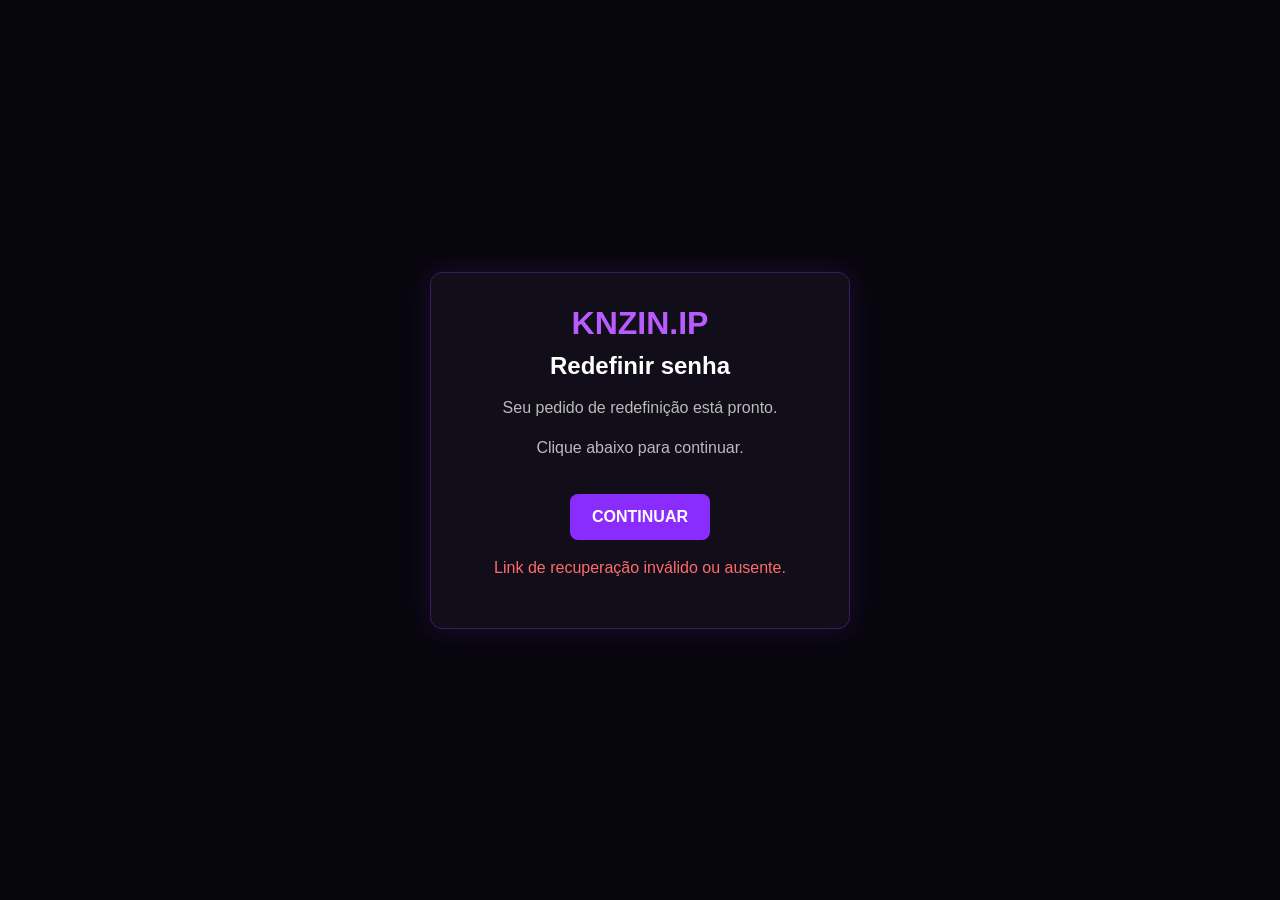
<file: confirm-recovery.html>
<!doctype html>
<html lang="pt-BR">
<head>
  <meta charset="UTF-8">
  <meta name="viewport" content="width=device-width, initial-scale=1.0">
  <title>Redefinir senha — KNZIN.IP</title>

  <style>
    * {
      box-sizing: border-box;
    }

    body {
      margin: 0;
      min-height: 100vh;
      display: grid;
      place-items: center;
      background: #08060d;
      color: #fff;
      font-family: Arial, sans-serif;
    }

    .box {
      width: min(420px, calc(100% - 40px));
      padding: 32px;
      border: 1px solid #3b1c61;
      background: #110d19;
      text-align: center;
      border-radius: 12px;
      box-shadow: 0 0 30px rgba(139, 44, 255, 0.15);
    }

    h1 {
      margin: 0 0 10px;
      color: #b85cff;
    }

    h2 {
      margin: 0 0 14px;
    }

    p {
      color: #bbb;
      line-height: 1.5;
    }

    a {
      display: inline-block;
      margin-top: 18px;
      padding: 14px 22px;
      background: #8b2cff;
      color: #fff;
      text-decoration: none;
      font-weight: 700;
      border-radius: 8px;
    }

    a:hover {
      background: #a64dff;
    }

    .error {
      color: #ff6b6b;
    }
  </style>
</head>

<body>

  <main class="box">
    <h1>KNZIN.IP</h1>

    <h2>Redefinir senha</h2>

    <p>
      Seu pedido de redefinição está pronto.
    </p>

    <p>
      Clique abaixo para continuar.
    </p>

    <a id="continueBtn" href="#">
      CONTINUAR
    </a>

    <p id="error" class="error" hidden>
      Link de recuperação inválido ou ausente.
    </p>
  </main>

  <script>
    const params = new URLSearchParams(window.location.search);
    const confirmationUrl = params.get("confirmation_url");

    const btn = document.getElementById("continueBtn");
    const error = document.getElementById("error");

    if (confirmationUrl) {
      btn.href = confirmationUrl;
    } else {
      btn.hidden = true;
      error.hidden = false;
    }
  </script>

</body>
</html>
</file>
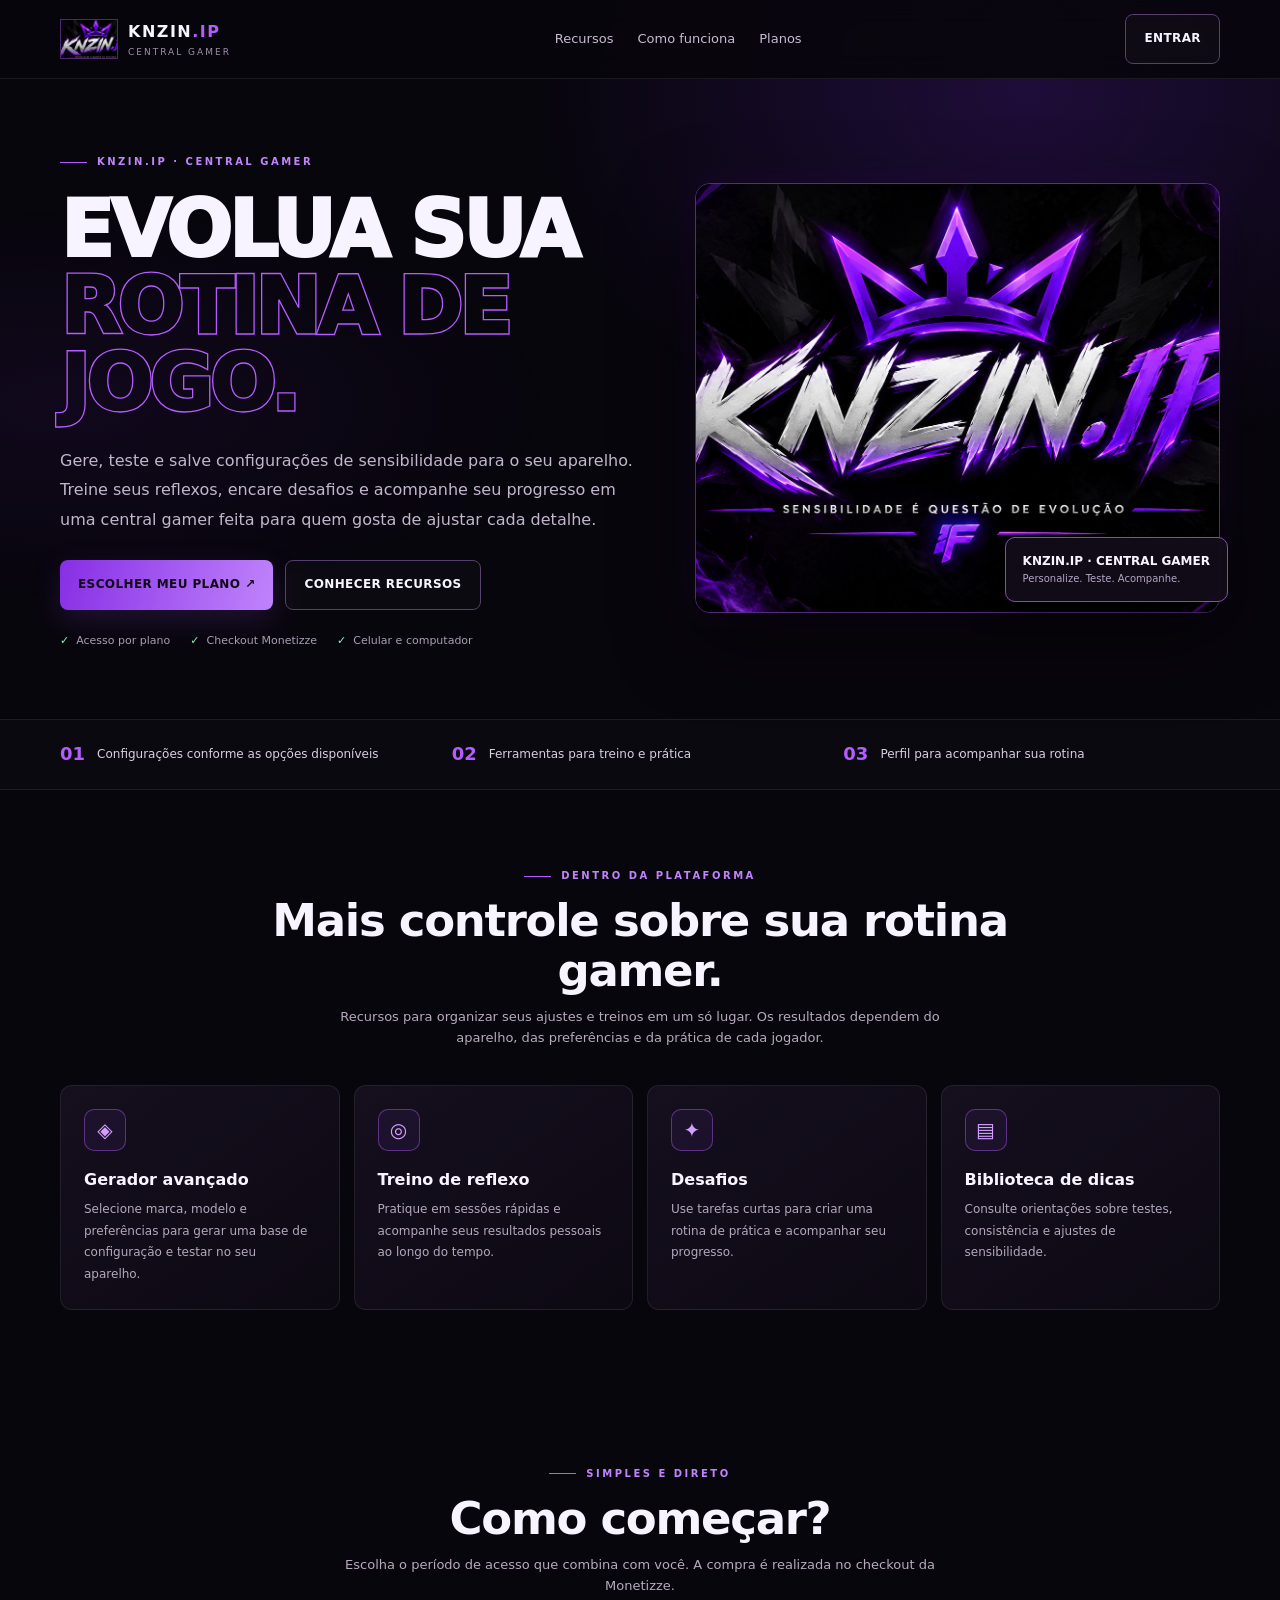
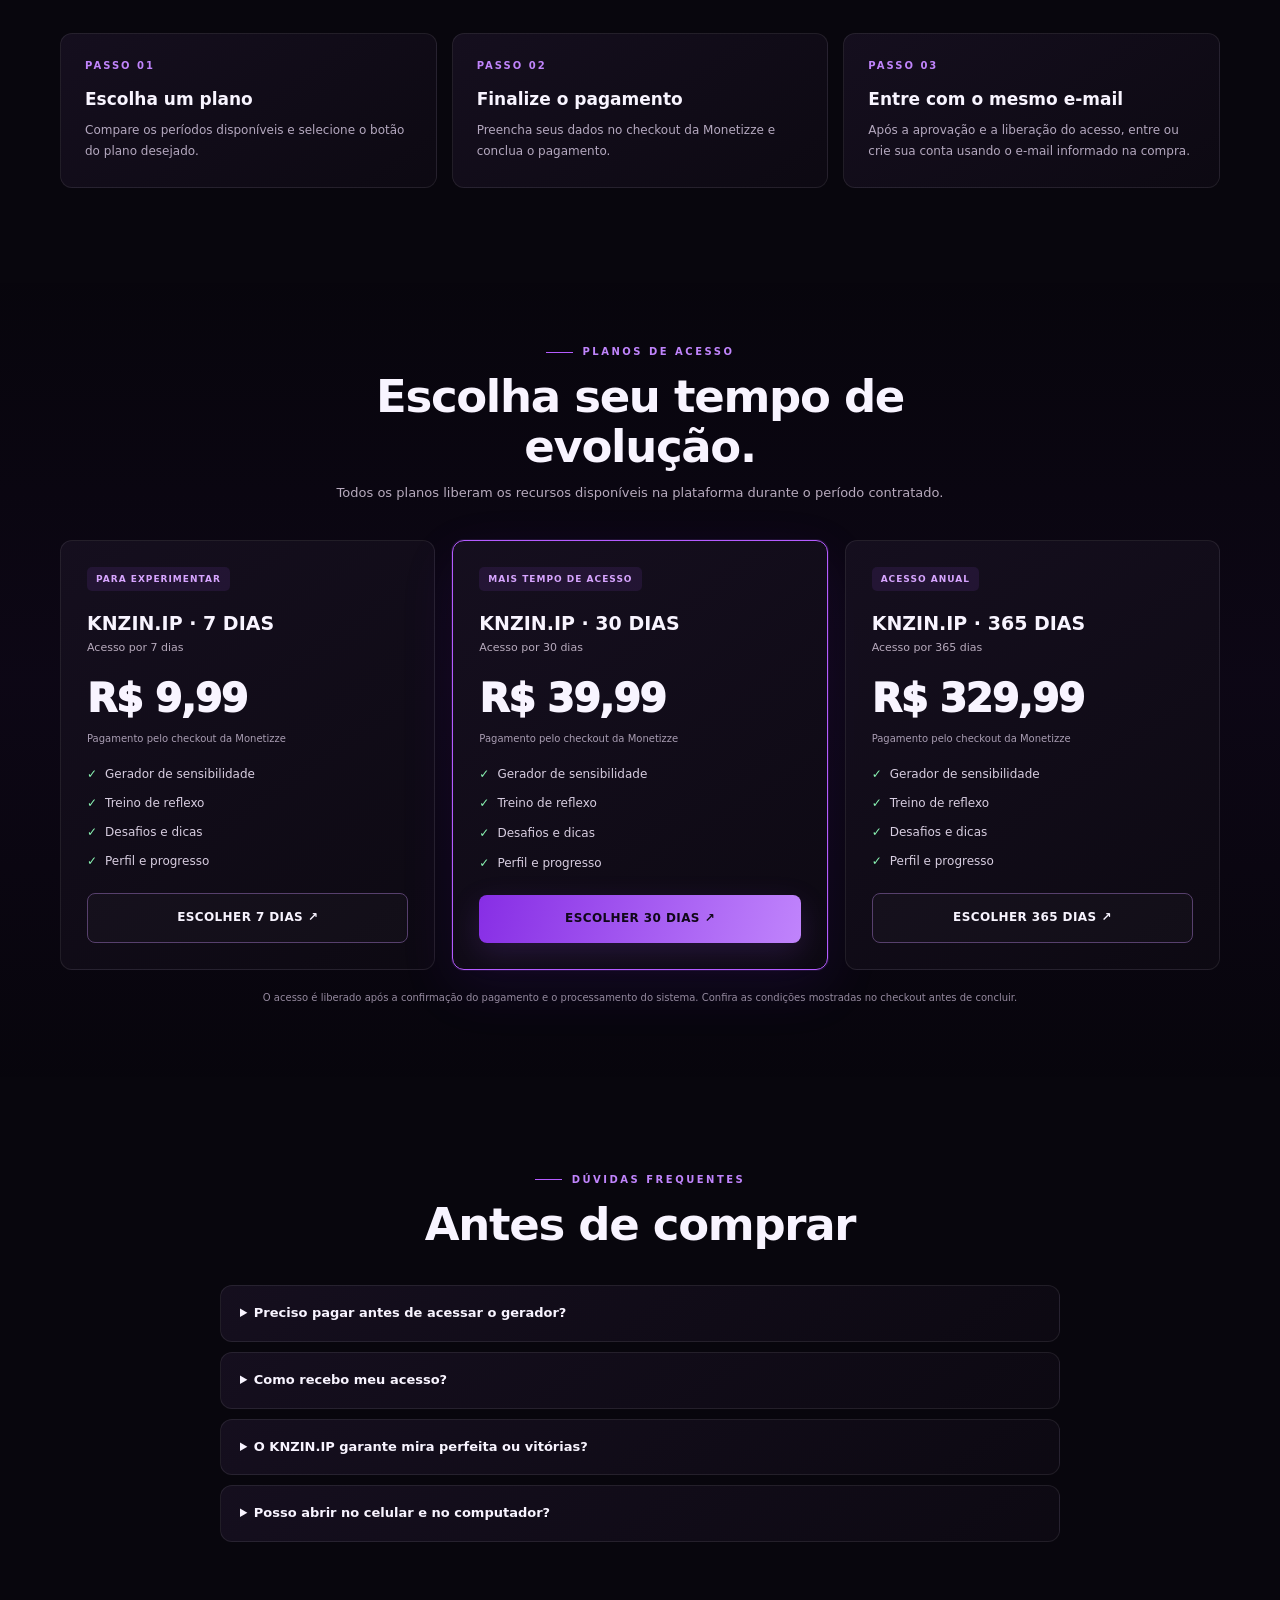
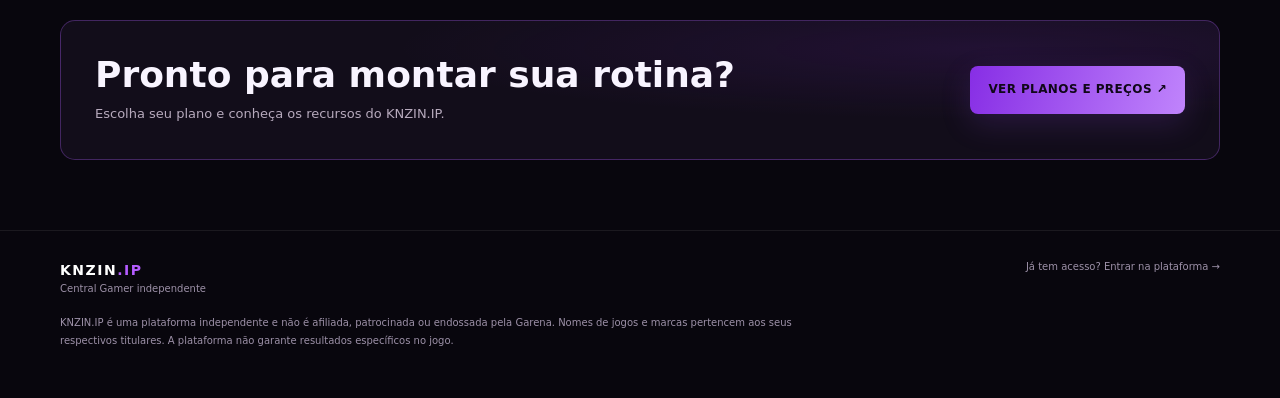
<file: vendas.html>
<!doctype html>
<html lang="pt-BR">
<head>
<meta charset="utf-8"><meta name="viewport" content="width=device-width, initial-scale=1">
<meta name="theme-color" content="#08060d">
<meta name="description" content="KNZIN.IP: gerador de configurações de sensibilidade, treino de reflexo, desafios e dicas para jogadores.">
<title>KNZIN.IP — Evolua sua rotina de jogo</title>
<link rel="icon" href="favicon.svg" type="image/svg+xml">
<style>
:root{--bg:#08060d;--panel:#120d1a;--line:#352443;--txt:#f8f4ff;--muted:#b7aabd;--purple:#b45cff;--deep:#7029d6;--green:#8af5b4;--max:1160px}
*{box-sizing:border-box}html{scroll-behavior:smooth;scroll-padding-top:90px}body{margin:0;background:var(--bg);color:var(--txt);font:16px/1.6 Inter,system-ui,Arial,sans-serif;overflow-x:hidden}
body:before{content:"";position:fixed;inset:0;z-index:-1;pointer-events:none;background:radial-gradient(ellipse at 80% 10%,#7029d638,transparent 34%),radial-gradient(ellipse at 5% 45%,#4b168522,transparent 28%)}
a{color:inherit;text-decoration:none}.wrap{width:min(var(--max),calc(100% - 40px));margin:auto}
header{position:sticky;top:0;z-index:5;background:#08060de8;backdrop-filter:blur(14px);border-bottom:1px solid #ffffff14}
.nav{min-height:78px;display:flex;align-items:center;justify-content:space-between;gap:20px}.brand{display:flex;align-items:center;gap:10px}.brand img{width:58px;height:40px;object-fit:cover;border:1px solid #b45cff66}.brand b{display:block;letter-spacing:1.5px}.brand b span{color:var(--purple)}.brand small{display:block;color:#9d90a8;font-size:9px;letter-spacing:2px}.links{display:flex;gap:24px;color:#c7bbd2;font-size:13px}
.btn{display:inline-flex;align-items:center;justify-content:center;gap:9px;padding:14px 18px;border:1px solid #57406d;border-radius:8px;font-size:12px;font-weight:850;letter-spacing:.4px;transition:.2s}.btn:hover{transform:translateY(-2px);border-color:#d6a7ff}.primary{background:linear-gradient(105deg,#872ee5,#c084fc);color:#100719;border:0;box-shadow:0 10px 30px #9d4df52b}.outline{background:#ffffff05}
.hero{display:grid;grid-template-columns:1.05fr .95fr;gap:54px;align-items:center;padding-top:75px;padding-bottom:70px;min-height:600px}.eyebrow{color:#c084fc;font-size:10px;font-weight:900;letter-spacing:2.5px}.eyebrow:before{content:"";display:inline-block;width:27px;height:1px;background:var(--purple);vertical-align:middle;margin-right:10px}
h1{font-size:clamp(44px,6.3vw,78px);line-height:.99;letter-spacing:-3.5px;margin:22px 0;font-weight:950}h1 em{font-style:normal;color:transparent;-webkit-text-stroke:1.3px var(--purple)}.lead{max-width:600px;color:#c2b6cc;font-size:16px;line-height:1.85}.actions{display:flex;gap:12px;flex-wrap:wrap;margin-top:26px}.trust{display:flex;flex-wrap:wrap;gap:14px 20px;margin-top:22px;color:#a99db3;font-size:11px}.trust span:before{content:"✓";color:var(--green);font-weight:900;margin-right:7px}
.artwrap{position:relative}.art{width:100%;height:430px;object-fit:cover;border:1px solid #b45cff70;border-radius:15px;box-shadow:0 25px 75px #0009,0 0 35px #7e22ce20}.artlabel{position:absolute;right:-8px;bottom:18px;padding:14px 17px;border:1px solid #8250a9;border-radius:10px;background:#110c19f2;box-shadow:0 10px 35px #0008;font-size:12px;font-weight:800}.artlabel small{display:block;color:#b5a6c4;font-weight:500;font-size:10px}
.strip{border-block:1px solid #ffffff14;background:#ffffff04}.stripin{display:grid;grid-template-columns:repeat(3,1fr);gap:15px;padding:20px 0}.stripin div{display:flex;align-items:center;gap:12px;font-size:12px;color:#d9cee3}.stripin b{font-size:18px;color:var(--purple)}
section.block{padding:78px 0}.heading{text-align:center;max-width:740px;margin:0 auto 36px}.heading h2{font-size:clamp(29px,4vw,45px);line-height:1.1;letter-spacing:-1.3px;margin:12px 0}.heading p{font-size:13px;color:var(--muted);max-width:650px;margin:auto}
.features{display:grid;grid-template-columns:repeat(4,1fr);gap:14px}.feature,.step,.plan,details{border:1px solid #ffffff15;border-radius:12px;background:linear-gradient(145deg,#171020e8,#0e0a13e8)}.feature{padding:23px;min-height:205px}.icon{display:grid;place-items:center;width:42px;height:42px;border:1px solid #b45cff70;border-radius:10px;color:#d4a0ff;background:#a855f711;font-size:20px}.feature h3{font-size:16px;margin:16px 0 7px}.feature p,.step p{color:#b4a8bf;font-size:12px;line-height:1.8;margin:0}
.steps{display:grid;grid-template-columns:repeat(3,1fr);gap:15px}.step{padding:24px}.num{color:#c084fc;font-size:10px;font-weight:900;letter-spacing:2px}.step h3{font-size:17px;margin:12px 0 7px}
.plans{background:linear-gradient(180deg,transparent,#7727c10c,transparent)}.plan-grid{display:grid;grid-template-columns:repeat(3,1fr);gap:17px}.plan{padding:26px;display:flex;flex-direction:column}.plan.featured{border-color:#b45cff;box-shadow:0 0 0 1px #a855f722,0 18px 55px #7029d61b}.tag{align-self:flex-start;padding:5px 9px;border-radius:5px;background:#a855f71a;color:#d7a5ff;font-size:9px;font-weight:900;letter-spacing:1px}.plan h3{font-size:19px;margin:17px 0 0}.duration{font-size:11px;color:#b7aabd}.price{font-size:39px;font-weight:950;letter-spacing:-1px;margin:12px 0 0}.price small{font-size:11px;color:#b7aabd;font-weight:600;letter-spacing:0}.note{font-size:10px;color:#a99db3;margin:0 0 18px}.plan ul{list-style:none;padding:0;margin:0 0 22px;display:grid;gap:10px;flex:1}.plan li{font-size:12px;color:#d7cde0}.plan li:before{content:"✓";color:var(--green);font-weight:900;margin-right:8px}.plan .btn{width:100%;margin-top:auto}.fine{text-align:center;color:#95899f;font-size:10px;margin-top:20px}
.faq{max-width:840px;margin:auto;display:grid;gap:10px}details{padding:17px 19px}summary{cursor:pointer;font-size:13px;font-weight:750}details p{font-size:12px;color:#b7aabd;line-height:1.8;margin:10px 0 0}
.cta{display:flex;justify-content:space-between;align-items:center;gap:25px;padding:34px;border:1px solid #8b4cc766;border-radius:15px;background:radial-gradient(ellipse at 80% 20%,#6824a52e,transparent 45%),#120d1a}.cta h2{font-size:clamp(25px,3vw,36px);line-height:1.1;margin:0 0 9px}.cta p{font-size:13px;color:#b7aabd;margin:0}
footer{border-top:1px solid #ffffff14;padding:28px 0 38px;color:#9d91a8;font-size:10px}.foot{display:flex;justify-content:space-between;gap:20px}.foot b{font-size:14px;color:#fff;letter-spacing:1.5px}.foot b span{color:var(--purple)}.disclaimer{max-width:760px;line-height:1.8;margin-top:17px}
@media(max-width:900px){.hero{grid-template-columns:1fr;gap:30px;padding-top:55px;min-height:0}.art{height:360px}.features{grid-template-columns:repeat(2,1fr)}.links{gap:13px}.plan-grid{gap:10px}.plan{padding:20px}}
@media(max-width:640px){.wrap{width:calc(100% - 32px)}.nav{min-height:68px}.brand img{width:48px;height:34px}.brand b{font-size:13px}.brand small{font-size:7px}.links{display:none}.nav>.btn{font-size:10px;padding:11px}.hero{padding-top:42px;padding-bottom:48px;gap:24px}h1{font-size:clamp(41px,11.5vw,59px);letter-spacing:-2.2px}.lead{font-size:14px}.actions{display:grid;grid-template-columns:1fr}.actions .btn{width:100%}.art{height:285px}.artlabel{right:0;bottom:8px}.stripin,.features,.steps,.plan-grid{grid-template-columns:1fr}.stripin{gap:13px}.block,section.block{padding:58px 0}.heading{margin-bottom:27px}.feature{min-height:0}.plan{padding:24px}.cta{display:block;padding:24px}.cta .btn{width:100%;margin-top:20px}.foot{flex-direction:column}.trust{gap:10px}}
@media(prefers-reduced-motion:reduce){html{scroll-behavior:auto}*,*:before,*:after{transition:none!important}}
</style>
<!-- Meta Pixel Code -->
<script>
!function(f,b,e,v,n,t,s){if(f.fbq)return;n=f.fbq=function(){n.callMethod?n.callMethod.apply(n,arguments):n.queue.push(arguments)};if(!f._fbq)f._fbq=n;n.push=n;n.loaded=!0;n.version='2.0';n.queue=[];t=b.createElement(e);t.async=!0;t.src=v;s=b.getElementsByTagName(e)[0];s.parentNode.insertBefore(t,s)}(window,document,'script','https://connect.facebook.net/en_US/fbevents.js');
fbq('init','1464564625552170');fbq('track','PageView');
</script><noscript><img height="1" width="1" style="display:none" src="https://www.facebook.com/tr?id=1464564625552170&ev=PageView&noscript=1" alt=""></noscript>
<!-- End Meta Pixel Code -->
</head>
<body>
<header><div class="wrap nav">
<a class="brand" href="#inicio"><img src="knzin-logo.png" alt="Logo KNZIN.IP" onerror="this.style.display='none'"><span><b>KNZIN<span>.IP</span></b><small>CENTRAL GAMER</small></span></a>
<nav class="links"><a href="#recursos">Recursos</a><a href="#como-funciona">Como funciona</a><a href="#planos">Planos</a></nav>
<a class="btn outline" href="https://knzin-ip.github.io/knzin-ip/">ENTRAR</a>
</div></header>
<main id="inicio">
<section class="wrap hero">
<div><div class="eyebrow">KNZIN.IP · CENTRAL GAMER</div><h1>EVOLUA SUA<br><em>ROTINA DE JOGO.</em></h1>
<p class="lead">Gere, teste e salve configurações de sensibilidade para o seu aparelho. Treine seus reflexos, encare desafios e acompanhe seu progresso em uma central gamer feita para quem gosta de ajustar cada detalhe.</p>
<div class="actions"><a class="btn primary" href="#planos">ESCOLHER MEU PLANO ↗</a><a class="btn outline" href="#recursos">CONHECER RECURSOS</a></div>
<div class="trust"><span>Acesso por plano</span><span>Checkout Monetizze</span><span>Celular e computador</span></div></div>
<div class="artwrap"><img class="art" src="knzin-hero.png" alt="Visual gamer roxo e preto do KNZIN.IP" onerror="this.style.display='none'"><div class="artlabel">KNZIN.IP · CENTRAL GAMER<small>Personalize. Teste. Acompanhe.</small></div></div>
</section>
<div class="strip"><div class="wrap stripin"><div><b>01</b><span>Configurações conforme as opções disponíveis</span></div><div><b>02</b><span>Ferramentas para treino e prática</span></div><div><b>03</b><span>Perfil para acompanhar sua rotina</span></div></div></div>
<section class="block" id="recursos"><div class="wrap"><div class="heading"><div class="eyebrow">DENTRO DA PLATAFORMA</div><h2>Mais controle sobre sua rotina gamer.</h2><p>Recursos para organizar seus ajustes e treinos em um só lugar. Os resultados dependem do aparelho, das preferências e da prática de cada jogador.</p></div>
<div class="features"><article class="feature"><div class="icon">◈</div><h3>Gerador avançado</h3><p>Selecione marca, modelo e preferências para gerar uma base de configuração e testar no seu aparelho.</p></article><article class="feature"><div class="icon">◎</div><h3>Treino de reflexo</h3><p>Pratique em sessões rápidas e acompanhe seus resultados pessoais ao longo do tempo.</p></article><article class="feature"><div class="icon">✦</div><h3>Desafios</h3><p>Use tarefas curtas para criar uma rotina de prática e acompanhar seu progresso.</p></article><article class="feature"><div class="icon">▤</div><h3>Biblioteca de dicas</h3><p>Consulte orientações sobre testes, consistência e ajustes de sensibilidade.</p></article></div></div></section>
<section class="block" id="como-funciona"><div class="wrap"><div class="heading"><div class="eyebrow">SIMPLES E DIRETO</div><h2>Como começar?</h2><p>Escolha o período de acesso que combina com você. A compra é realizada no checkout da Monetizze.</p></div>
<div class="steps"><article class="step"><div class="num">PASSO 01</div><h3>Escolha um plano</h3><p>Compare os períodos disponíveis e selecione o botão do plano desejado.</p></article><article class="step"><div class="num">PASSO 02</div><h3>Finalize o pagamento</h3><p>Preencha seus dados no checkout da Monetizze e conclua o pagamento.</p></article><article class="step"><div class="num">PASSO 03</div><h3>Entre com o mesmo e-mail</h3><p>Após a aprovação e a liberação do acesso, entre ou crie sua conta usando o e-mail informado na compra.</p></article></div></div></section>
<section class="block plans" id="planos"><div class="wrap"><div class="heading"><div class="eyebrow">PLANOS DE ACESSO</div><h2>Escolha seu tempo de evolução.</h2><p>Todos os planos liberam os recursos disponíveis na plataforma durante o período contratado.</p></div>
<div class="plan-grid">
<article class="plan"><span class="tag">PARA EXPERIMENTAR</span><h3>KNZIN.IP · 7 DIAS</h3><div class="duration">Acesso por 7 dias</div><div class="price">R$ 9,99</div><p class="note">Pagamento pelo checkout da Monetizze</p><ul><li>Gerador de sensibilidade</li><li>Treino de reflexo</li><li>Desafios e dicas</li><li>Perfil e progresso</li></ul><a class="btn outline checkout" data-plan="7 dias" href="https://pay.monetizze.com.br/KNH470681">ESCOLHER 7 DIAS ↗</a></article>
<article class="plan featured"><span class="tag">MAIS TEMPO DE ACESSO</span><h3>KNZIN.IP · 30 DIAS</h3><div class="duration">Acesso por 30 dias</div><div class="price">R$ 39,99</div><p class="note">Pagamento pelo checkout da Monetizze</p><ul><li>Gerador de sensibilidade</li><li>Treino de reflexo</li><li>Desafios e dicas</li><li>Perfil e progresso</li></ul><a class="btn primary checkout" data-plan="30 dias" href="https://pay.monetizze.com.br/KBH470773">ESCOLHER 30 DIAS ↗</a></article>
<article class="plan"><span class="tag">ACESSO ANUAL</span><h3>KNZIN.IP · 365 DIAS</h3><div class="duration">Acesso por 365 dias</div><div class="price">R$ 329,99</div><p class="note">Pagamento pelo checkout da Monetizze</p><ul><li>Gerador de sensibilidade</li><li>Treino de reflexo</li><li>Desafios e dicas</li><li>Perfil e progresso</li></ul><a class="btn outline checkout" data-plan="365 dias" href="https://pay.monetizze.com.br/KKU470784">ESCOLHER 365 DIAS ↗</a></article>
</div><p class="fine">O acesso é liberado após a confirmação do pagamento e o processamento do sistema. Confira as condições mostradas no checkout antes de concluir.</p></div></section>
<section class="block" id="duvidas"><div class="wrap"><div class="heading"><div class="eyebrow">DÚVIDAS FREQUENTES</div><h2>Antes de comprar</h2></div><div class="faq">
<details><summary>Preciso pagar antes de acessar o gerador?</summary><p>Sim. O gerador e os recursos restritos exigem um plano ativo. Você pode conhecer a página e comparar os planos antes de comprar.</p></details>
<details><summary>Como recebo meu acesso?</summary><p>Depois da aprovação do pagamento e da liberação pelo sistema, entre ou crie sua conta no site usando o mesmo e-mail informado na compra. Se já pagou e o acesso não aparecer, fale com o suporte do vendedor indicado no checkout.</p></details>
<details><summary>O KNZIN.IP garante mira perfeita ou vitórias?</summary><p>Não. A plataforma oferece ferramentas de configuração e prática; o desempenho varia de acordo com o jogador, o aparelho e a prática.</p></details>
<details><summary>Posso abrir no celular e no computador?</summary><p>A página foi feita para navegadores de celular e computador. As configurações devem ser testadas e ajustadas de acordo com seu aparelho e suas preferências.</p></details>
</div></div></section>
<section class="wrap" style="padding-bottom:70px"><div class="cta"><div><h2>Pronto para montar sua rotina?</h2><p>Escolha seu plano e conheça os recursos do KNZIN.IP.</p></div><a class="btn primary" href="#planos">VER PLANOS E PREÇOS ↗</a></div></section>
</main>
<footer><div class="wrap"><div class="foot"><div><b>KNZIN<span>.IP</span></b><br>Central Gamer independente</div><a href="https://knzin-ip.github.io/knzin-ip/">Já tem acesso? Entrar na plataforma →</a></div><p class="disclaimer">KNZIN.IP é uma plataforma independente e não é afiliada, patrocinada ou endossada pela Garena. Nomes de jogos e marcas pertencem aos seus respectivos titulares. A plataforma não garante resultados específicos no jogo.</p></div></footer>
<script>
document.querySelectorAll('a.checkout').forEach(function(link){link.addEventListener('click',function(){if(typeof window.fbq==='function'){var value=link.dataset.plan==='7 dias'?9.99:(link.dataset.plan==='30 dias'?39.99:329.99);window.fbq('track','InitiateCheckout',{content_name:'KNZIN.IP - '+link.dataset.plan,content_category:'Acesso digital',currency:'BRL',value:value});}});});
</script>
</body></html>
</file>
